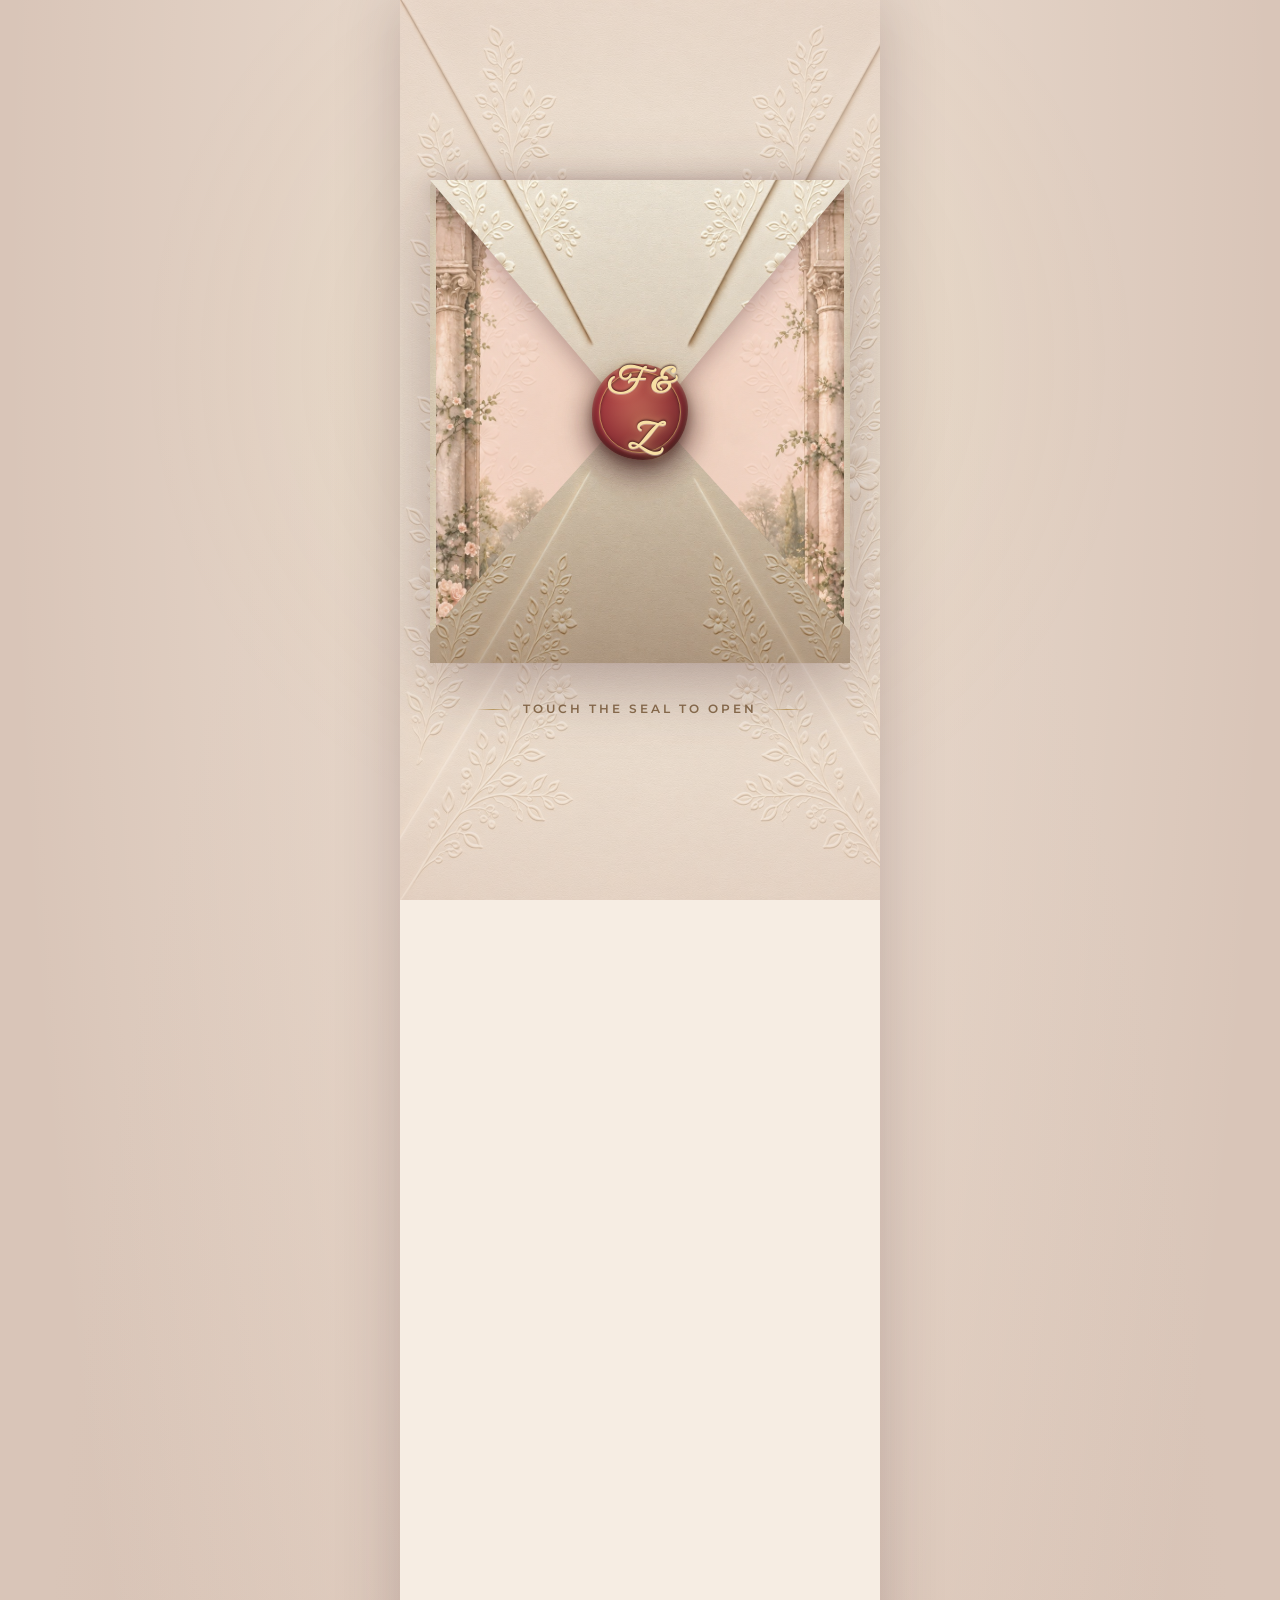
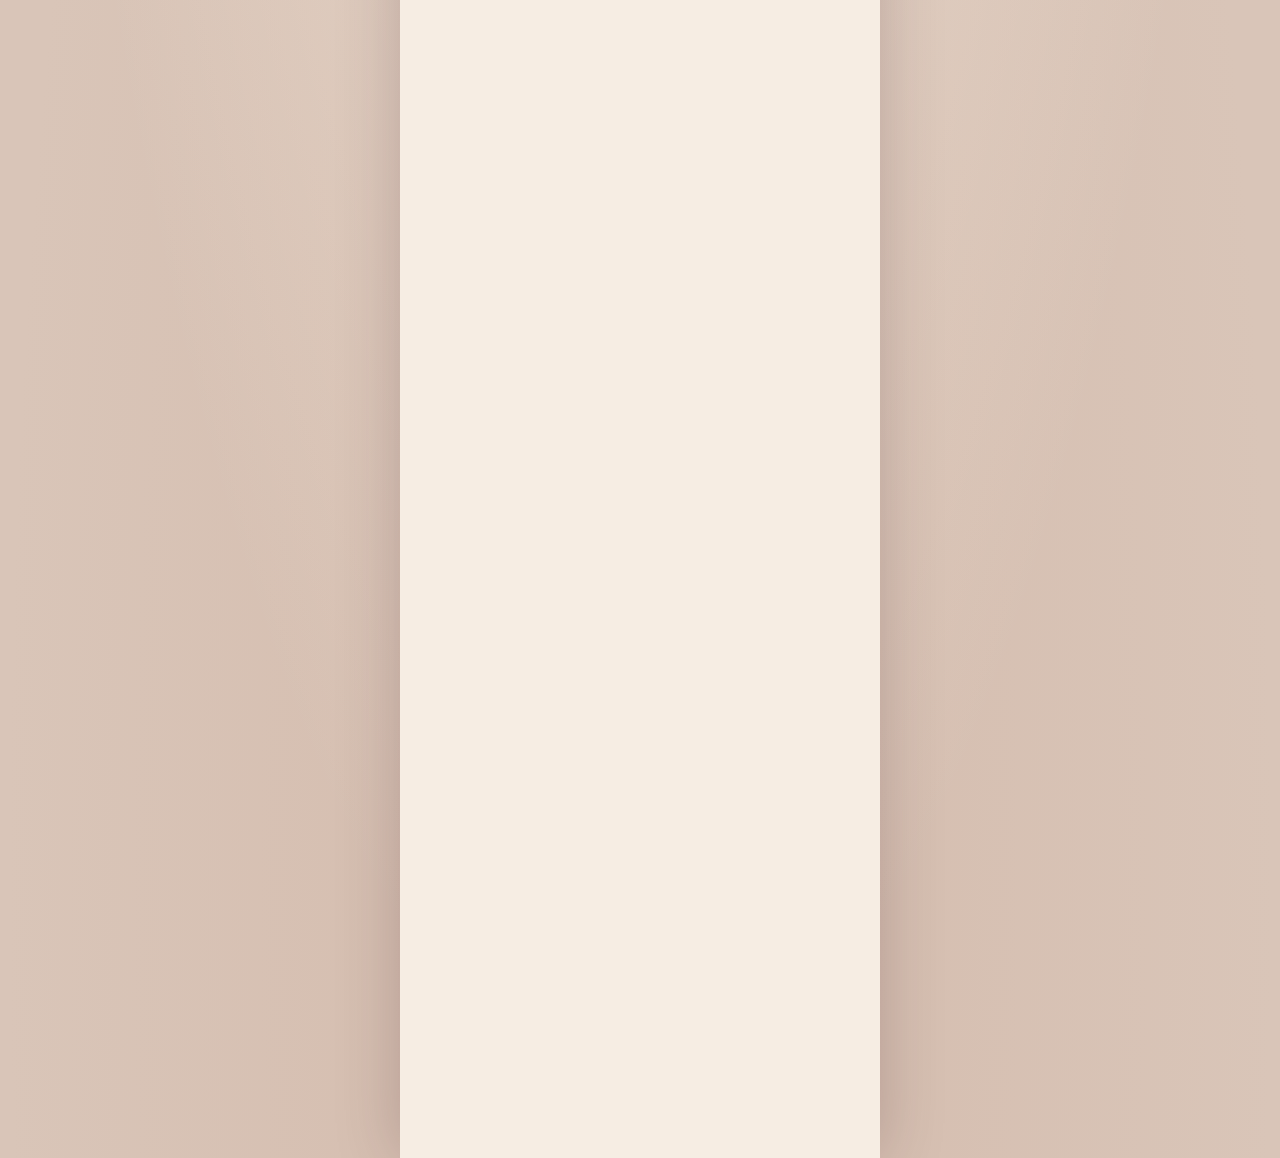
<file: custom_aesthetic_version.html>
<!DOCTYPE html>
<html lang="en">
<head>
  <meta charset="UTF-8">
  <meta name="viewport" content="width=device-width, initial-scale=1.0, viewport-fit=cover">
  <meta name="theme-color" content="#e9dfcb">
  <title>Zaeem & Fatima — Digital Nikkah Invitation</title>
  
  <!-- Google Fonts: Luxury Calligraphy, Classical Serifs & Authentic Arabic -->
  <link rel="preconnect" href="https://fonts.googleapis.com">
  <link rel="preconnect" href="https://fonts.gstatic.com" crossorigin>
  <link href="https://fonts.googleapis.com/css2?family=Alex+Brush&family=Amiri+Quran&family=Amiri:ital,wght@0,400;0,700;1,400&family=Cinzel:wght@400;500;600;700&family=Cormorant+Garamond:ital,wght@0,300;0,400;0,500;0,600;1,400;1,600&family=Great+Vibes&family=Montserrat:wght@300;400;500;600&display=swap" rel="stylesheet">
  
  <link rel="stylesheet" href="style.css">
</head>
<body class="sealed">

  <!-- Ambient Backdrop Glow for Desktop -->
  <div class="ambient-glow" aria-hidden="true"></div>

  <!-- Main Mobile-First Card Container -->
  <div class="app-container">

    <!-- Scroll Progress Bar -->
    <div class="scroll-progress" id="progress" aria-hidden="true"></div>

    <!-- Floating Audio Equalizer Widget -->
    <button class="audio-control" id="audioToggle" aria-label="Toggle background music" aria-pressed="false">
      <div class="sound-bars" aria-hidden="true">
        <span></span>
        <span></span>
        <span></span>
        <span></span>
      </div>
      <span class="audio-label">Music</span>
    </button>

    <!-- 1. ENVELOPE COVER & UNBOXING EXPERIENCE -->
    <div id="envelopeCover" class="envelope-cover">
      <div class="envelope-wrapper">
        <div class="envelope">
          <!-- Base layer -->
          <div class="env-piece p-base"></div>

          <!-- Inside Floral Damask Liner (Revealed on Open) -->
          <div class="env-liner"></div>

          <!-- Light leaking through seams -->
          <div class="env-leak leak-top"><i></i></div>
          <div class="env-leak leak-bottom"><i></i></div>

          <!-- Bottom envelope pocket fold -->
          <div class="env-bot-wrap">
            <div class="env-piece p-bot"></div>
          </div>

          <!-- Radiant Golden Light Burst -->
          <div class="env-light" aria-hidden="true"></div>

          <!-- Top Triangular Flap with 3D Fold -->
          <div class="env-flap">
            <div class="env-piece p-top"></div>
            <div class="seal-halo" aria-hidden="true"></div>
            
            <!-- Real Wax Seal Monogram Button -->
            <button id="openInvitation" class="wax-seal-btn" aria-label="Open wedding invitation">
              <span class="seal-monogram">F &amp; Z</span>
            </button>
          </div>
        </div>
      </div>

      <!-- Touch Hint -->
      <div class="cover-hint">
        <span class="hint-line"></span>
        <span class="hint-text">TOUCH THE SEAL TO OPEN</span>
        <span class="hint-line"></span>
      </div>
    </div>

    <!-- 2. MAIN WEDDING INVITATION CARD -->
    <main id="invitationContent" class="invitation-card" inert>

      <!-- HERO SECTION: ARCH, SWANS & LIVING LAKE -->
      <section class="section-hero">
        <!-- Botanical Arch Background -->
        <div class="garden-arch" aria-hidden="true"></div>

        <!-- Animated Lake Waves & Reflection Caustics -->
        <div class="lake-waves" aria-hidden="true">
          <i></i>
          <i></i>
          <i></i>
        </div>

        <!-- Particle Burst Container on Open -->
        <div class="particle-burst" id="burstContainer" aria-hidden="true"></div>

        <!-- Continuous Floating Rose Petals -->
        <div class="floating-petals" aria-hidden="true">
          <i style="--p-idx: 0"></i>
          <i style="--p-idx: 1"></i>
          <i style="--p-idx: 2"></i>
          <i style="--p-idx: 3"></i>
          <i style="--p-idx: 4"></i>
          <i style="--p-idx: 5"></i>
          <i style="--p-idx: 6"></i>
          <i style="--p-idx: 7"></i>
        </div>

        <!-- Hero Content -->
        <div class="hero-content">
          <!-- Bismillah Calligraphy -->
          <div class="bismillah-block hero-fade" style="--delay: 0.15s; text-align: center; margin-bottom: clamp(22px, 3.8vh, 32px);">
            <p class="bismillah-calligraphy" style="font-family: 'Amiri Quran', 'Amiri', serif; font-size: 26px; font-weight: 700; color: #241417; line-height: 1.7; margin: 0 0 clamp(16px, 2.5vh, 22px); padding-bottom: 4px;" lang="ar" dir="rtl">
              بِسْمِ ٱللَّٰهِ ٱلرَّحْمَٰنِ ٱلرَّحِيمِ
            </p>
            <p style="font-family: 'Montserrat', sans-serif; font-size: 8px; font-weight: 700; letter-spacing: 2px; line-height: 1.65; color: #45242a; text-transform: uppercase; margin: 0 auto; max-width: 320px;">
              IN THE NAME OF ALLAH, THE MOST GRACIOUS<br>AND THE MOST MERCIFUL
            </p>
          </div>

          <div class="parents-invitation hero-fade" style="--delay: 0.35s; margin: 0 auto clamp(24px, 4vh, 36px); text-align: center;">
            <p style="font-family: 'Cormorant Garamond', Georgia, serif; font-size: 22px; font-weight: 700; font-style: italic; color: #241417; margin: 0 0 7px; letter-spacing: 0.8px; ">Mr. &amp; Mrs. Faisal Sarwar Qureshi</p>
            <p style="font-family: 'Montserrat', sans-serif; font-size: 8.5px; font-weight: 700; letter-spacing: 1.8px; line-height: 1.6; color: #3b1d22; text-transform: uppercase; margin: 0 auto; max-width: 340px; ">REQUEST THE HONOUR OF YOUR PRESENCE AT THE NIKKAH CEREMONY<br>OF THEIR BELOVED DAUGHTER</p>
          </div>

          <!-- Couple Names in Gold Foil Calligraphy -->
          <h1 class="couple-names hero-fade" style="--delay: 0.65s; margin: 0 0 clamp(26px, 4.4vh, 38px); text-align: center;">
            <span class="name-bride" style="font-family: 'Great Vibes', cursive; font-size: 58px; font-weight: 600; color: #8c2432; display: block; line-height: 1.05; ">Fatima</span>
            <span class="names-amp" style="font-family: 'Cormorant Garamond', Georgia, serif; font-style: italic; font-size: 19px; font-weight: 700; color: #45242a; display: block; margin: clamp(8px, 1.5vh, 12px) auto clamp(6px, 1.2vh, 10px); letter-spacing: 1.5px; ">with</span>
            <span class="name-groom" style="font-family: 'Great Vibes', cursive; font-size: 58px; font-weight: 600; color: #8c2432; display: block; line-height: 1.05; ">Zaeem</span>
          </h1>

          <!-- Date & Time Reference Design Badge -->
          <div class="event-badge hero-fade" style="--delay: 0.95s; margin: 0 auto; text-align: center;">
            <p style="font-family: 'Montserrat', sans-serif; font-size: 8.5px; font-weight: 700; letter-spacing: 2.4px; color: #45242a; text-transform: uppercase; margin: 0 0 8px; ">INSHA ALLAH ON</p>
            <div style="display: flex; flex-direction: column; align-items: center; margin: 0 auto;">
              <div style="font-family: 'Montserrat', sans-serif; font-size: 10px; font-weight: 700; letter-spacing: 3px; color: #241417; text-transform: uppercase; margin-bottom: 6px; ">JANUARY</div>
              <div style="display: flex; align-items: center; justify-content: center;">
                <div style="display: flex; flex-direction: column; align-items: center; width: 100px;">
                  <span style="display: block; width: 100%; height: 1.5px; background: #45242a; "></span>
                  <span style="font-family: 'Montserrat', sans-serif; font-size: 10.5px; font-weight: 700; letter-spacing: 2.2px; color: #241417; padding: 5px 4px; ">WEDNESDAY</span>
                  <span style="display: block; width: 100%; height: 1.5px; background: #45242a; "></span>
                </div>
                <div style="display: flex; align-items: center; justify-content: center; border-left: 1.5px solid #45242a; border-right: 1.5px solid #45242a; padding: 0 14px; margin: 0 4px;">
                  <span style="font-family: 'Cormorant Garamond', Georgia, serif; font-size: 38px; font-weight: 700; line-height: 0.95; color: #8c2432; ">6</span>
                </div>
                <div style="display: flex; flex-direction: column; align-items: center; width: 100px;">
                  <span style="display: block; width: 100%; height: 1.5px; background: #45242a; "></span>
                  <span style="font-family: 'Montserrat', sans-serif; font-size: 10.5px; font-weight: 700; letter-spacing: 2.2px; color: #241417; padding: 5px 4px; ">2027</span>
                  <span style="display: block; width: 100%; height: 1.5px; background: #45242a; "></span>
                </div>
              </div>
            </div>
            
            <p style="font-family: 'Montserrat', sans-serif; font-size: 8.5px; font-weight: 700; letter-spacing: 2.4px; text-transform: uppercase; color: #45242a; margin: clamp(8px, 1.5vh, 12px) 0 0; ">ARJAAN BY ROTANA · DUBAI</p>
          </div>
        </div>

        <!-- Serene Pond & Animated Swans -->
        <div class="pond-scene" aria-hidden="true">
          <div class="water-sheen"></div>
          
          <!-- Left Swan -->
          <div class="swan-wrapper swan-left">
            <img class="swan-art" src="assets/swan.webp" alt="White swan gliding on tranquil water">
            <img class="swan-reflection" src="assets/swan.webp" alt="">
            <div class="water-ripples"></div>
          </div>

          <!-- Right Swan -->
          <div class="swan-wrapper swan-right">
            <img class="swan-art" src="assets/swan.webp" alt="White swan gliding on tranquil water">
            <img class="swan-reflection" src="assets/swan.webp" alt="">
            <div class="water-ripples"></div>
          </div>
        </div>
      </section>

      <!-- CHAPTER 3: COUNTDOWN TO FOREVER & SCHEDULE -->
      <section class="card-chapter chapter-countdown">
        <div class="chapter-card reveal-on-scroll">
          <p class="section-tag">THE COUNTDOWN TO FOREVER</p>
          <h2 class="event-headline">6 January 2027</h2>
          <p class="event-weekday">Wednesday · Dubai</p>

          <!-- Live Luxury Countdown Grid -->
          <div class="luxury-countdown" id="countdownGrid" aria-label="Countdown to ceremony">
            <div class="countdown-unit">
              <strong id="daysVal">00</strong>
              <small>DAYS</small>
            </div>
            <div class="countdown-unit">
              <strong id="hoursVal">00</strong>
              <small>HOURS</small>
            </div>
            <div class="countdown-unit">
              <strong id="minsVal">00</strong>
              <small>MINUTES</small>
            </div>
            <div class="countdown-unit">
              <strong id="secsVal">00</strong>
              <small>SECONDS</small>
            </div>
          </div>

          <!-- Dual Calendar Actions -->
          <div class="calendar-btn-group">
            <button class="gold-action-btn" id="saveCalendarIcs">
              <span>Save the Date (.ics) ↗</span>
            </button>
            <a class="gold-action-btn secondary" id="googleCalBtn" target="_blank" rel="noopener" href="https://calendar.google.com/calendar/render?action=TEMPLATE&text=Nikkah+Ceremony+%E2%80%94+Zaeem+%26+Fatima&dates=20270106T160000Z/20270106T193000Z&details=Nikkah+Ceremony+at+8%3A00+PM+followed+by+Dinner+at+8%3A30+PM.+Dubai+Local+Time.&location=Arjaan+by+Rotana%2C+Dubai+Media+City%2C+Dubai">
              <span>Add to Google Calendar 📅</span>
            </a>
          </div>

          <div class="floral-divider">
            <span></span>
            <i>❦</i>
            <span></span>
          </div>

          <h3 class="schedule-title">A Beautiful Evening</h3>
          <p class="schedule-subtitle">PROGRAM ITINERARY</p>

          <!-- Timeline Grid -->
          <div class="timeline-itinerary">
            <div class="timeline-node">
              <div class="time-col">8:00 PM</div>
              <div class="node-flower">❀</div>
              <div class="event-col">
                <strong>Nikkah Ceremony</strong>
                <span>Solemnization &amp; Exchange of Vows</span>
              </div>
            </div>

            <div class="timeline-node">
              <div class="time-col">8:30 PM</div>
              <div class="node-flower">❀</div>
              <div class="event-col">
                <strong>Royal Dinner</strong>
                <span>Celebratory Feast &amp; Refreshments</span>
              </div>
            </div>
          </div>

          <p class="timeline-timezone">All times are Dubai local time (UTC+4).</p>
          <p class="timeline-note">Final timing confirmation to follow.</p>
        </div>
      </section>

      <!-- CHAPTER 4: VENUE & NAVIGATION -->
      <section class="card-chapter chapter-venue">
        <div class="chapter-card reveal-on-scroll">
          <p class="section-tag">OUR CELEBRATION VENUE</p>
          <h2 class="venue-title"><span class="cap-initial">A</span>rjaan by Rotana</h2>
          <p class="venue-city">Dubai Media City</p>

          <!-- Watercolor Venue Illustration -->
          <div class="venue-illustration-frame">
            <img class="venue-artwork" src="assets/venue.webp" alt="Decorative watercolor illustration of romantic palm garden venue">
          </div>

          <p class="venue-tagline">A palm-garden celebration</p>
          <p class="venue-full-address">
            King Salman Bin Abdulaziz Al Saud Street<br>
            Dubai Media City, Dubai<br>
            United Arab Emirates
          </p>

          <!-- Interactive Map Tile Preview -->
          <a class="venue-map-tile" target="_blank" rel="noopener" href="https://maps.app.goo.gl/W5XEjJ1J5crF5MQy8?g_st=iw" aria-label="Open location in Google Maps">
            <svg class="map-tile-art" viewBox="0 0 350 140" aria-hidden="true">
              <rect width="350" height="140" fill="#eee9dc"/>
              <path d="M0 130L150 0H210L45 140Z" fill="#c6d9dd"/>
              <g stroke="#ffffff" stroke-width="9">
                <path d="M0 55L350 95M60 0L180 140M230 0L310 140"/>
              </g>
              <g fill="#d1dbc6">
                <rect x="240" y="18" width="35" height="28" rx="4"/>
                <rect x="180" y="95" width="40" height="25" rx="4"/>
              </g>
              <!-- Glowing Map Pin -->
              <path d="M210 35C190 35 187 58 210 82C233 58 230 35 210 35" fill="#8f293b"/>
              <circle cx="210" cy="49" r="5" fill="#ffffff"/>
            </svg>
            <div class="map-tile-overlay">
              <span>View exact location in Google Maps ↗</span>
            </div>
          </a>

          <!-- Map Navigation Buttons -->
          <div class="venue-links">
            <a class="gold-action-btn" target="_blank" rel="noopener" href="https://maps.app.goo.gl/W5XEjJ1J5crF5MQy8?g_st=iw">
              <span>Open in Google Maps ↗</span>
            </a>
            <a class="gold-action-btn secondary" target="_blank" rel="noopener" href="https://maps.apple.com/?q=Arjaan+by+Rotana+Dubai+Media+City">
              <span>Open in Apple Maps ↗</span>
            </a>
          </div>
        </div>
      </section>

      

    </main>

    <!-- 3. INTERACTIVE WISHES & RSVP MODAL -->
    

    <!-- Toast Notification Badge -->
    <div class="toast-notification" id="toastNotification" aria-live="polite"></div>

  </div>

  <!-- Background Wedding Music Element -->
  <audio id="weddingAudio" loop preload="auto" src="assets/wedding-music.mp3"></audio>

  <script src="script.js"></script>
</body>
</html>
</file>
<file: style.css>
/* ==========================================================================
   STUDIOFLOW AI — LUXURY DIGITAL WEDDING INVITATION CARD
   Theme: Royal Islamic Nikkah Celebration (Zaeem & Fatima)
   ========================================================================== */

:root {
  /* Color Palette */
  --bg-parchment: #f9f5ee;
  --bg-card: #f6ede3;
  --bg-surface: #ffffff;
  --bg-outer: #d9c5b8;
  
  --text-primary: #3d2229;
  --text-heading: #581d29;
  --text-muted: #7b584f;
  --text-gold: #aa7a2c;
  
  --gold-primary: #c99a45;
  --gold-light: #f5e4b3;
  --gold-dark: #8c631e;
  --gold-gradient: linear-gradient(135deg, #dfba73 0%, #c59b48 38%, #f6e27a 68%, #aa771c 100%);
  --gold-glow: 0 0 16px rgba(223, 186, 115, 0.45);

  --wax-red-start: #831b2c;
  --wax-red-mid: #52131e;
  --wax-red-end: #99283c;
  --wax-shadow: 0 10px 24px rgba(60, 16, 24, 0.45), inset 0 2px 4px rgba(255, 255, 255, 0.25), inset 0 -3px 6px rgba(0, 0, 0, 0.5);

  /* Typography */
  --font-serif: 'Cormorant Garamond', Georgia, serif;
  --font-script: 'Great Vibes', cursive;
  --font-subscript: 'Alex Brush', cursive;
  --font-arabic: 'Amiri Quran', 'Amiri', 'Traditional Arabic', serif;
  --font-display: 'Cinzel', serif;
  --font-sans: 'Montserrat', -apple-system, BlinkMacSystemFont, sans-serif;

  /* Dimensions & Layout */
  --card-max-width: 480px;
  --radius-card: 20px;
  --radius-sm: 8px;
  --shadow-card: 0 16px 50px rgba(78, 43, 49, 0.18), 0 2px 8px rgba(78, 43, 49, 0.08);
}

/* ==========================================================================
   RESET & GLOBAL BASE
   ========================================================================== */
*, *::before, *::after {
  box-sizing: border-box;
  margin: 0;
  padding: 0;
}

html {
  background: var(--bg-outer);
  scroll-behavior: smooth;
  font-size: 16px;
  -webkit-text-size-adjust: 100%;
}

body {
  margin: 0;
  color: var(--text-primary);
  font-family: var(--font-serif);
  font-size: 1.15rem;
  line-height: 1.7;
  background-color: var(--bg-outer);
  background-image: 
    radial-gradient(ellipse at 50% 10%, rgba(255, 247, 235, 0.6) 0%, transparent 70%),
    radial-gradient(ellipse at 50% 90%, rgba(204, 172, 155, 0.4) 0%, transparent 70%);
  min-height: 100vh;
  display: flex;
  justify-content: center;
  align-items: flex-start;
  overflow-x: hidden;
  position: relative;
}

body.sealed {
  overflow: hidden;
}

/* Ambient glow on desktop */
.ambient-glow {
  position: fixed;
  inset: 0;
  pointer-events: none;
  background: radial-gradient(circle at 50% 40%, rgba(246, 226, 122, 0.08), transparent 60%);
  z-index: 1;
}

/* Main Application Container (Mobile-First Frame) */
.app-container {
  width: 100%;
  max-width: var(--card-max-width);
  min-height: 100vh;
  position: relative;
  background: var(--bg-card);
  box-shadow: 0 0 60px rgba(58, 28, 35, 0.22);
  overflow: hidden;
  z-index: 2;
}

/* Scroll Progress Bar */
.scroll-progress {
  position: fixed;
  top: 0;
  left: 50%;
  transform: translateX(-50%);
  width: 100%;
  max-width: var(--card-max-width);
  height: 3.5px;
  background: transparent;
  z-index: 100;
  pointer-events: none;
}

.scroll-progress::after {
  content: '';
  display: block;
  height: 100%;
  width: var(--progress-width, 0%);
  background: var(--gold-gradient);
  box-shadow: 0 0 8px rgba(223, 186, 115, 0.8);
  transition: width 0.08s linear;
}

/* Accessible focus & interactive resets */
button, input, textarea, select {
  font: inherit;
  color: inherit;
}

button {
  cursor: pointer;
  border: none;
  background: none;
  outline: none;
  touch-action: manipulation;
  -webkit-tap-highlight-color: transparent;
}

a {
  color: inherit;
  text-decoration: none;
}

/* ==========================================================================
   FLOATING AUDIO EQUALIZER BUTTON
   ========================================================================== */
.audio-control {
  position: fixed;
  bottom: 24px;
  right: calc(50% - (var(--card-max-width) / 2) + 20px);
  z-index: 90;
  display: flex;
  align-items: center;
  gap: 8px;
  padding: 8px 14px 8px 12px;
  background: rgba(255, 252, 247, 0.92);
  border: 1px solid rgba(201, 154, 69, 0.4);
  border-radius: 30px;
  box-shadow: 0 6px 18px rgba(78, 43, 49, 0.18), 0 0 12px rgba(223, 186, 115, 0.3);
  backdrop-filter: blur(8px);
  -webkit-backdrop-filter: blur(8px);
  color: var(--text-heading);
  font-family: var(--font-sans);
  font-size: 0.72rem;
  font-weight: 600;
  letter-spacing: 1.5px;
  text-transform: uppercase;
  opacity: 0;
  transform: translateY(20px) scale(0.9);
  pointer-events: none;
  transition: opacity 0.5s ease, transform 0.5s cubic-bezier(0.16, 1, 0.3, 1), background 0.3s;
}

@media (max-width: 520px) {
  .audio-control {
    right: 16px;
    bottom: 20px;
  }
}

.audio-control.is-visible {
  opacity: 1;
  transform: translateY(0) scale(1);
  pointer-events: auto;
}

.audio-control:hover {
  background: rgba(255, 255, 255, 0.98);
  border-color: var(--gold-primary);
  box-shadow: 0 8px 24px rgba(78, 43, 49, 0.22), var(--gold-glow);
}

.sound-bars {
  display: flex;
  align-items: flex-end;
  gap: 2.5px;
  height: 14px;
}

.sound-bars span {
  width: 2.5px;
  height: 4px;
  background: var(--gold-primary);
  border-radius: 2px;
  transition: height 0.2s ease;
}

.audio-control.is-playing .sound-bars span:nth-child(1) {
  animation: eqBounce 0.8s ease-in-out infinite alternate;
}
.audio-control.is-playing .sound-bars span:nth-child(2) {
  animation: eqBounce 1.1s ease-in-out 0.2s infinite alternate;
}
.audio-control.is-playing .sound-bars span:nth-child(3) {
  animation: eqBounce 0.9s ease-in-out 0.4s infinite alternate;
}
.audio-control.is-playing .sound-bars span:nth-child(4) {
  animation: eqBounce 1.2s ease-in-out 0.1s infinite alternate;
}

@keyframes eqBounce {
  0% { height: 3px; }
  100% { height: 14px; }
}

/* ==========================================================================
   1. ENVELOPE UNBOXING EXPERIENCE
   ========================================================================== */
.envelope-cover {
  position: fixed;
  inset: 0;
  width: 100%;
  max-width: var(--card-max-width);
  margin: 0 auto;
  z-index: 50;
  background: #ecdcd4;
  background-image: 
    radial-gradient(circle at 50% 48%, rgba(255, 249, 237, 0.6) 0%, rgba(228, 207, 196, 0.7) 100%),
    url('assets/paper-texture.jpg');
  background-size: cover;
  perspective: 2000px;
  display: flex;
  flex-direction: column;
  justify-content: center;
  align-items: center;
  overflow: hidden;
  transition: opacity 0.85s cubic-bezier(0.4, 0, 0.2, 1);
}

.envelope-wrapper {
  position: relative;
  width: 88%;
  max-width: 420px;
  aspect-ratio: 1 / 1.15;
  filter: drop-shadow(0 18px 35px rgba(58, 24, 30, 0.35));
}

.envelope {
  position: absolute;
  inset: 0;
  width: 100%;
  height: 100%;
  background: #f7eee4;
  border-radius: 6px;
  overflow: visible;
  perspective: 2500px;
}

/* Envelope Paper Pieces */
.env-piece {
  position: absolute;
  inset: 0;
  background: url('assets/paper-texture.jpg') center/cover no-repeat;
  transition: filter 1.2s ease;
}

.p-base {
  z-index: 0;
  border-radius: 6px;
  box-shadow: inset 0 0 40px rgba(110, 75, 45, 0.2);
}

/* Decorative Gold & Floral Inner Envelope Liner */
.env-liner {
  position: absolute;
  inset: 6px;
  z-index: 1;
  background-color: #f5ede1;
  background-image: 
    radial-gradient(circle at 50% 50%, rgba(201, 154, 69, 0.12) 0%, transparent 70%),
    url('assets/garden-arch.webp');
  background-size: cover;
  background-position: center;
  opacity: 0.85;
  border-radius: 4px;
}

/* Bottom Pocket Fold */
.env-bot-wrap {
  position: absolute;
  inset: 0;
  z-index: 5;
  pointer-events: none;
  transition: transform 1.6s cubic-bezier(0.2, 0.8, 0.2, 1);
}

.p-bot {
  clip-path: polygon(0 93.84%, 49.95% 45.4%, 100% 93.33%, 100% 100%, 0 100%);
  filter: drop-shadow(0 -4px 8px rgba(70, 38, 45, 0.22));
}

.p-bot::after {
  content: '';
  position: absolute;
  inset: 0;
  background: linear-gradient(to top, rgba(90, 52, 28, 0.38) 0%, transparent 60%);
  pointer-events: none;
}

/* Light Seam Leaks */
.env-leak {
  position: absolute;
  inset: 0;
  pointer-events: none;
  opacity: 0;
  transition: opacity 0.6s ease, transform 1.2s cubic-bezier(0.3, 0, 0.3, 1);
}

.leak-top {
  z-index: 3;
  filter: drop-shadow(0 2px 8px #ffb347) drop-shadow(0 4px 20px rgba(255, 179, 71, 0.6));
}

.leak-top i {
  position: absolute;
  inset: 0;
  clip-path: polygon(0 0, 100% 0, 50.37% 51.8%);
  background: radial-gradient(ellipse 45% 32% at 50% 52%, #fff9e6, #f7d899 45%, #c99a45);
}

.leak-bottom {
  z-index: 4;
  filter: drop-shadow(0 -2px 8px #ffb347) drop-shadow(0 -4px 18px rgba(255, 179, 71, 0.5));
}

.leak-bottom i {
  position: absolute;
  inset: 0;
  clip-path: polygon(0 93.84%, 49.95% 45.4%, 100% 93.33%, 100% 100%, 0 100%);
  background: #d8c39a;
}

/* Top Envelope Flap */
.env-flap {
  position: absolute;
  inset: 0;
  z-index: 7;
  transform-origin: 50% 0;
  filter: drop-shadow(0 5px 12px rgba(60, 24, 30, 0.35));
  transition: transform 1.8s cubic-bezier(0.45, 0.05, 0.2, 1);
  will-change: transform;
}

.p-top {
  clip-path: polygon(0 0, 100% 0, 50.37% 51.8%);
  filter: drop-shadow(0 4px 6px rgba(78, 43, 49, 0.2));
}

.p-top::after {
  content: '';
  position: absolute;
  inset: 0;
  background: linear-gradient(180deg, rgba(255, 255, 255, 0.3) 0%, rgba(95, 55, 30, 0.25) 100%);
  pointer-events: none;
}

/* Wax Seal Button (Realistic 3D Embossed Molten Edge) */
.wax-seal-btn {
  position: absolute;
  left: 50%;
  top: 48%;
  transform: translate(-50%, -50%);
  z-index: 10;
  width: 96px;
  height: 96px;
  border-radius: 48% 52% 47% 53% / 52% 48% 53% 47%;
  background: radial-gradient(circle at 35% 30%, #a42c3d, var(--wax-red-start) 45%, var(--wax-red-mid) 85%);
  box-shadow: 
    0 12px 28px rgba(45, 12, 18, 0.55),
    0 4px 10px rgba(45, 12, 18, 0.4),
    inset 0 2px 4px rgba(255, 215, 180, 0.4),
    inset 0 -3px 6px rgba(20, 5, 8, 0.65);
  display: flex;
  align-items: center;
  justify-content: center;
  transition: transform 0.4s cubic-bezier(0.3, 1.4, 0.5, 1), filter 0.8s ease;
  user-select: none;
}

.wax-seal-btn::before {
  content: '';
  position: absolute;
  inset: 7px;
  border: 1.5px solid rgba(246, 226, 122, 0.45);
  border-radius: 50%;
  box-shadow: 0 1px 2px rgba(255, 255, 255, 0.2), inset 0 1px 3px rgba(0, 0, 0, 0.5);
  pointer-events: none;
}

.wax-seal-btn::after {
  content: '';
  position: absolute;
  inset: -14px;
  border-radius: 50%;
  background: radial-gradient(circle, rgba(255, 220, 140, 0.6) 0%, transparent 68%);
  opacity: 0.6;
  filter: blur(8px);
  animation: haloPulse 3s ease-in-out infinite alternate;
  pointer-events: none;
}

@keyframes haloPulse {
  0% { transform: scale(0.92); opacity: 0.4; }
  100% { transform: scale(1.12); opacity: 0.85; }
}

.wax-seal-btn:hover {
  transform: translate(-50%, -50%) scale(1.05);
  filter: brightness(1.08);
}

.wax-seal-btn:active {
  transform: translate(-50%, -50%) scale(0.96);
}

.seal-monogram {
  font-family: var(--font-script);
  font-size: 2.1rem;
  font-weight: 700;
  color: #f7dfa5;
  text-shadow: 
    0 1px 0 rgba(255, 255, 255, 0.35),
    0 -1px 2px rgba(40, 8, 12, 0.8),
    0 0 10px rgba(255, 225, 140, 0.6);
  letter-spacing: 1px;
  position: relative;
  z-index: 2;
}

/* Envelope Hint */
.cover-hint {
  margin-top: 36px;
  display: flex;
  align-items: center;
  gap: 14px;
  color: #7a5c3e;
  font-family: var(--font-sans);
  font-size: 0.76rem;
  font-weight: 600;
  letter-spacing: 3px;
  opacity: 0.9;
  transition: opacity 0.5s ease;
}

.hint-line {
  display: block;
  width: 32px;
  height: 1px;
  background: linear-gradient(90deg, transparent, #b39158, transparent);
}

/* Radiating Ambient Light Inside Envelope */
.env-light {
  position: absolute;
  inset: 0;
  z-index: 4;
  pointer-events: none;
  opacity: 0;
  background: radial-gradient(ellipse 50% 35% at 50% 45%, #ffffff 0%, rgba(255, 238, 190, 0.7) 45%, transparent 75%);
  transition: opacity 1.2s ease;
}

/* --- Envelope Opening Sequence Classes --- */
.envelope-cover.is-charging .wax-seal-btn {
  filter: drop-shadow(0 0 12px #ffa53a) drop-shadow(0 0 25px rgba(255, 165, 58, 0.8));
}

.envelope-cover.is-charging .leak-top,
.envelope-cover.is-charging .leak-bottom {
  opacity: 1;
}

.envelope-cover.is-lifting .env-flap {
  transform: rotateX(175deg);
  transition-duration: 2s;
}

.envelope-cover.is-lifting .env-bot-wrap {
  transform: translateY(12px) scale(0.98);
  transition-duration: 1.8s;
}

.envelope-cover.is-lifting .env-light {
  opacity: 0.7;
}

.envelope-cover.is-lifting .cover-hint {
  opacity: 0;
}

.envelope-cover.is-opened {
  opacity: 0;
  pointer-events: none;
}

/* ==========================================================================
   2. MAIN WEDDING INVITATION CARD
   ========================================================================== */
.invitation-card {
  width: 100%;
  min-height: 100vh;
  position: relative;
  opacity: 0;
  transform: translateY(15px);
  transition: opacity 1.2s cubic-bezier(0.2, 0.8, 0.2, 1), transform 1.2s cubic-bezier(0.2, 0.8, 0.2, 1);
}

.invitation-card.is-revealed {
  opacity: 1;
  transform: translateY(0);
}

/* HERO SECTION */
.section-hero {
  position: relative;
  min-height: 100vh;
  min-height: 720px;
  display: flex;
  flex-direction: column;
  align-items: center;
  justify-content: space-between;
  text-align: center;
  padding: 50px 24px 30px;
  overflow: hidden;
  background: #fbf7ef;
}

/* Architectural Botanical Arch */
.garden-arch {
  position: absolute;
  inset: -1%;
  background: url('assets/garden-arch.webp') center/cover no-repeat;
  z-index: 1;
  animation: archBreathing 18s ease-in-out infinite alternate;
}

@keyframes archBreathing {
  0% { transform: scale(1); }
  100% { transform: scale(1.035); }
}

/* Lake Waves & Shimmer */
.lake-waves {
  position: absolute;
  left: 6%;
  right: 6%;
  top: 54%;
  height: 31%;
  z-index: 2;
  pointer-events: none;
  mask-image: radial-gradient(ellipse 50% 50% at 50% 50%, #000000 35%, transparent 100%);
  -webkit-mask-image: radial-gradient(ellipse 50% 50% at 50% 50%, #000000 35%, transparent 100%);
}

.lake-waves i {
  position: absolute;
  inset: 0;
  mix-blend-mode: soft-light;
}

.lake-waves i:nth-child(1) {
  background: url("data:image/svg+xml,%3Csvg xmlns='http://www.w3.org/2000/svg' width='90' height='16'%3E%3Cpath d='M0 8.0 Q22.5 5.8 45.0 8.0 T90.0 8.0' fill='none' stroke='%23ffffff' stroke-opacity='0.9' stroke-width='1.1' stroke-linecap='round'/%3E%3C/svg%3E") 0 0/90px 16px;
  opacity: 0.55;
  animation: waveMotionA 9s linear infinite;
}

.lake-waves i:nth-child(2) {
  background: url("data:image/svg+xml,%3Csvg xmlns='http://www.w3.org/2000/svg' width='140' height='22'%3E%3Cpath d='M0 11.0 Q35.0 8.4 70.0 11.0 T140.0 11.0' fill='none' stroke='%23fff6ea' stroke-opacity='0.8' stroke-width='1.3' stroke-linecap='round'/%3E%3C/svg%3E") 30px 8px/140px 22px;
  opacity: 0.45;
  animation: waveMotionB 13s linear infinite;
}

.lake-waves i:nth-child(3) {
  background: linear-gradient(100deg, transparent 30%, rgba(255, 248, 238, 0.45) 45%, transparent 60%) 0 0/220% 100%;
  mix-blend-mode: screen;
  opacity: 0.5;
  animation: waveGlint 7s ease-in-out infinite alternate;
}

@keyframes waveMotionA {
  from { background-position: 0 0; }
  to { background-position: 90px 4px; }
}

@keyframes waveMotionB {
  from { background-position: 30px 8px; }
  to { background-position: 170px 12px; }
}

@keyframes waveGlint {
  from { background-position: 0% 0; }
  to { background-position: 100% 0; }
}

/* Floating Rose Petals */
.floating-petals {
  position: absolute;
  inset: 0;
  z-index: 3;
  pointer-events: none;
  overflow: hidden;
}

.floating-petals i {
  position: absolute;
  top: -20px;
  width: 14px;
  height: 18px;
  background: radial-gradient(ellipse at 40% 30%, #fbd5d7, #e89da8 70%, #c46875);
  border-radius: 50% 10% 50% 50%;
  opacity: 0.75;
  filter: drop-shadow(0 2px 4px rgba(110, 40, 50, 0.2));
  animation: petalFall 12s linear infinite;
}

.floating-petals i:nth-child(1) { left: 10%; animation-duration: 11s; animation-delay: 0s; transform: scale(0.8); }
.floating-petals i:nth-child(2) { left: 28%; animation-duration: 14s; animation-delay: 2.5s; transform: scale(1.1); }
.floating-petals i:nth-child(3) { left: 45%; animation-duration: 10s; animation-delay: 5s; transform: scale(0.7); }
.floating-petals i:nth-child(4) { left: 62%; animation-duration: 13s; animation-delay: 1.5s; transform: scale(1); }
.floating-petals i:nth-child(5) { left: 78%; animation-duration: 15s; animation-delay: 4s; transform: scale(0.9); }
.floating-petals i:nth-child(6) { left: 90%; animation-duration: 12s; animation-delay: 7s; transform: scale(0.75); }
.floating-petals i:nth-child(7) { left: 20%; animation-duration: 16s; animation-delay: 8s; transform: scale(1.2); }
.floating-petals i:nth-child(8) { left: 52%; animation-duration: 11s; animation-delay: 3s; transform: scale(0.85); }

@keyframes petalFall {
  0% {
    transform: translateY(-20px) rotate(0deg) translateX(0);
    opacity: 0;
  }
  15% { opacity: 0.85; }
  85% { opacity: 0.75; }
  100% {
    transform: translateY(105vh) rotate(540deg) translateX(80px);
    opacity: 0;
  }
}

/* Hero Typography Content */
.hero-content {
  position: relative;
  z-index: 5;
  width: 100%;
  max-width: 380px;
  margin-top: 15px;
  display: flex;
  flex-direction: column;
  align-items: center;
}

.hero-fade {
  opacity: 0;
  transform: translateY(16px);
  transition: opacity 1.4s ease, transform 1.4s cubic-bezier(0.16, 1, 0.3, 1);
  transition-delay: var(--delay, 0s);
}

.invitation-card.is-revealed .hero-fade {
  opacity: 1;
  transform: translateY(0);
}

/* Bismillah Calligraphy */
.bismillah-calligraphy {
  font-family: var(--font-arabic);
  font-size: clamp(1.4rem, 5vw, 1.85rem);
  color: #552732;
  margin-bottom: 12px;
  letter-spacing: 0;
  text-shadow: 0 1px 1px rgba(255, 255, 255, 0.9), 0 0 16px rgba(255, 246, 230, 0.8);
}

.sub-invitation {
  font-family: var(--font-serif);
  font-size: 1.15rem;
  line-height: 1.4;
  color: #6a4a42;
  margin-bottom: 14px;
}

.ceremony-badge {
  display: inline-block;
  padding: 4px 18px;
  border-top: 1px solid rgba(201, 154, 69, 0.4);
  border-bottom: 1px solid rgba(201, 154, 69, 0.4);
  margin-bottom: 16px;
}

.ceremony-badge span {
  font-family: var(--font-sans);
  font-size: 0.68rem;
  font-weight: 600;
  letter-spacing: 3px;
  color: var(--text-gold);
}

/* Couple Names with Gold Foil Finish */
.couple-names {
  font-family: var(--font-script);
  font-size: clamp(3.2rem, 11vw, 4.2rem);
  line-height: 1.05;
  margin: 6px 0 14px;
  display: flex;
  flex-direction: column;
  align-items: center;
  background: var(--gold-gradient);
  -webkit-background-clip: text;
  background-clip: text;
  color: transparent;
  filter: drop-shadow(0 2px 4px rgba(78, 43, 49, 0.25));
}

.couple-names .names-amp {
  font-family: var(--font-serif);
  font-style: italic;
  font-size: 1.7rem;
  margin: -4px 0;
  color: #8c5d4b;
  -webkit-text-fill-color: #8c5d4b;
}

.hero-date {
  font-family: var(--font-serif);
  font-size: 1.25rem;
  color: #5c353d;
  letter-spacing: 1px;
  margin-bottom: 4px;
}

.hero-location {
  font-family: var(--font-sans);
  font-size: 0.68rem;
  font-weight: 600;
  letter-spacing: 2.5px;
  color: #8b6852;
  text-transform: uppercase;
}

/* Serene Pond & Animated Swans */
.pond-scene {
  position: relative;
  width: 100%;
  height: 180px;
  z-index: 4;
  margin-top: auto;
  pointer-events: none;
}

.water-sheen {
  position: absolute;
  inset: 50% 0 0;
  background: radial-gradient(ellipse at 50% 70%, rgba(255, 255, 255, 0.6), transparent 75%);
}

.swan-wrapper {
  position: absolute;
  top: 15%;
  width: 34%;
  max-width: 135px;
}

.swan-left {
  left: 12%;
  animation: swanGlideLeft 7s ease-in-out infinite;
}

.swan-right {
  right: 12%;
  transform: scaleX(-1);
  animation: swanGlideRight 7s ease-in-out infinite;
}

.swan-art {
  width: 100%;
  height: auto;
  filter: drop-shadow(0 4px 5px rgba(50, 40, 30, 0.18));
  animation: swanBob 3.5s ease-in-out infinite;
}

.swan-reflection {
  width: 100%;
  height: auto;
  transform: scaleY(-0.7) translateY(-25%);
  opacity: 0.35;
  filter: blur(1.5px);
  mask-image: linear-gradient(to top, rgba(0, 0, 0, 0.9), transparent 70%);
  -webkit-mask-image: linear-gradient(to top, rgba(0, 0, 0, 0.9), transparent 70%);
}

.water-ripples {
  position: absolute;
  bottom: 12px;
  left: 20%;
  width: 60%;
  height: 8px;
  border-radius: 50%;
  border: 1px solid rgba(255, 255, 255, 0.6);
  opacity: 0.6;
  animation: rippleSpread 3s ease-out infinite;
}

@keyframes swanGlideLeft {
  0%, 100% { transform: translateX(0) rotate(0deg); }
  50% { transform: translateX(16px) rotate(2deg); }
}

@keyframes swanGlideRight {
  0%, 100% { transform: scaleX(-1) translateX(0) rotate(0deg); }
  50% { transform: scaleX(-1) translateX(16px) rotate(-2deg); }
}

@keyframes swanBob {
  0%, 100% { transform: translateY(0); }
  50% { transform: translateY(-4px); }
}

@keyframes rippleSpread {
  0% { transform: scale(0.6); opacity: 0.7; }
  100% { transform: scale(1.6); opacity: 0; }
}

/* ==========================================================================
   CARDS / CHAPTER COMMON STYLING
   ========================================================================== */
.card-chapter {
  position: relative;
  padding: 40px 20px;
  background: var(--bg-card);
}

.chapter-card {
  position: relative;
  background: rgba(255, 253, 249, 0.88);
  border: 1px solid rgba(201, 154, 69, 0.3);
  border-radius: var(--radius-card);
  padding: 46px 28px 40px;
  text-align: center;
  box-shadow: var(--shadow-card);
  backdrop-filter: blur(8px);
  -webkit-backdrop-filter: blur(8px);
}

/* Gold Corner Accents */
.gold-corner {
  position: absolute;
  width: 22px;
  height: 22px;
  pointer-events: none;
  border-color: rgba(201, 154, 69, 0.6);
  border-style: solid;
}

.gold-corner.top-left {
  top: 10px;
  left: 10px;
  border-width: 1.5px 0 0 1.5px;
}
.gold-corner.top-right {
  top: 10px;
  right: 10px;
  border-width: 1.5px 1.5px 0 0;
}
.gold-corner.bottom-left {
  bottom: 10px;
  left: 10px;
  border-width: 0 0 1.5px 1.5px;
}
.gold-corner.bottom-right {
  bottom: 10px;
  right: 10px;
  border-width: 0 1.5px 1.5px 0;
}

/* Scroll Reveal Animations */
.reveal-on-scroll {
  opacity: 0;
  transform: translateY(30px);
  transition: opacity 1.2s cubic-bezier(0.16, 1, 0.3, 1), transform 1.2s cubic-bezier(0.16, 1, 0.3, 1);
}

.reveal-on-scroll.is-in-view {
  opacity: 1;
  transform: translateY(0);
}

.section-tag {
  font-family: var(--font-sans);
  font-size: 0.72rem;
  font-weight: 600;
  letter-spacing: 3px;
  color: var(--text-gold);
  text-transform: uppercase;
  margin-bottom: 16px;
}

.floral-divider {
  display: flex;
  align-items: center;
  justify-content: center;
  gap: 16px;
  margin: 22px auto;
  max-width: 220px;
}

.floral-divider span {
  flex: 1;
  height: 1px;
  background: linear-gradient(90deg, transparent, rgba(201, 154, 69, 0.5), transparent);
}

.floral-divider i {
  font-style: normal;
  color: var(--gold-primary);
  font-size: 1.15rem;
}

/* ==========================================================================
   CHAPTER 1: QURANIC BLESSING
   ========================================================================== */
.quran-arabic-box {
  background: rgba(247, 240, 230, 0.6);
  border: 1px solid rgba(201, 154, 69, 0.25);
  border-radius: 12px;
  padding: 20px 16px;
  margin: 18px 0;
}

.arabic-verse {
  font-family: var(--font-arabic);
  font-size: 1.32rem;
  line-height: 2.1;
  color: #4f212a;
  text-align: center;
}

.quran-quote {
  font-style: italic;
  font-size: 1.12rem;
  line-height: 1.65;
  color: #5c3b35;
  margin: 14px 0 8px;
}

.quran-citation {
  font-family: var(--font-sans);
  font-size: 0.68rem;
  font-weight: 600;
  letter-spacing: 2px;
  color: var(--text-gold);
}

.chapter-text {
  font-size: 1.1rem;
  color: #5d4540;
  margin-bottom: 12px;
}

.chapter-text.highlight {
  font-style: italic;
  color: #4a2930;
}

.calligraphy-signature {
  font-family: var(--font-script);
  font-size: 2.2rem;
  color: #6e323e;
  margin-top: 18px;
}

.calligraphy-signature.lg {
  font-size: 2.8rem;
}

/* ==========================================================================
   CHAPTER 2: PARENTS' INVITATION
   ========================================================================== */
.fam-lead {
  font-size: 1.18rem;
  color: #644941;
  margin-bottom: 8px;
}

.fam-relation {
  font-family: var(--font-serif);
  font-style: italic;
  font-size: 1.35rem;
  color: var(--gold-dark);
  margin-bottom: 2px;
}

.fam-son-name {
  font-family: var(--font-script);
  font-size: 3.4rem;
  color: #631e2b;
  margin-bottom: 6px;
}

.fam-decorative-rule {
  display: flex;
  align-items: center;
  justify-content: center;
  gap: 14px;
  margin: 14px auto 18px;
  max-width: 180px;
}

.rule-line {
  flex: 1;
  height: 1px;
  background: rgba(201, 154, 69, 0.5);
}

.rule-icon {
  color: var(--gold-primary);
  font-size: 0.9rem;
}

.fam-hosts-tag {
  font-family: var(--font-sans);
  font-size: 0.68rem;
  font-weight: 600;
  letter-spacing: 3px;
  color: var(--text-gold);
}

.fam-hosts-names {
  font-family: var(--font-display);
  font-size: 1.28rem;
  font-weight: 500;
  line-height: 1.45;
  color: #4f2933;
  margin-top: 6px;
  letter-spacing: 1px;
}

/* ==========================================================================
   CHAPTER 3: COUNTDOWN & ITINERARY
   ========================================================================== */
.event-headline {
  font-family: var(--font-display);
  font-size: 2rem;
  font-weight: 600;
  color: #551d29;
  letter-spacing: 1.5px;
  margin-bottom: 4px;
}

.event-weekday {
  font-family: var(--font-serif);
  font-style: italic;
  font-size: 1.15rem;
  color: #79554e;
  margin-bottom: 24px;
}

/* Luxury Countdown Dial Boxes */
.luxury-countdown {
  display: grid;
  grid-template-columns: repeat(4, 1fr);
  gap: 10px;
  margin: 0 auto 28px;
}

.countdown-unit {
  background: rgba(248, 241, 232, 0.85);
  border: 1px solid rgba(201, 154, 69, 0.4);
  border-radius: 12px;
  padding: 14px 6px 10px;
  box-shadow: 0 4px 12px rgba(90, 50, 40, 0.08);
  display: flex;
  flex-direction: column;
  align-items: center;
}

.countdown-unit strong {
  font-family: var(--font-display);
  font-size: 1.75rem;
  font-weight: 700;
  color: #631e2b;
  line-height: 1;
}

.countdown-unit small {
  font-family: var(--font-sans);
  font-size: 0.58rem;
  font-weight: 600;
  letter-spacing: 1.5px;
  color: var(--text-gold);
  margin-top: 6px;
}

/* Calendar Button Group */
.calendar-btn-group {
  display: flex;
  flex-direction: column;
  gap: 10px;
  margin: 10px auto 20px;
  max-width: 300px;
}

.gold-action-btn {
  display: inline-flex;
  align-items: center;
  justify-content: center;
  padding: 12px 22px;
  background: var(--gold-gradient);
  border: 1px solid #b8860b;
  border-radius: 30px;
  color: #37190f;
  font-family: var(--font-sans);
  font-size: 0.78rem;
  font-weight: 600;
  letter-spacing: 1.5px;
  text-transform: uppercase;
  box-shadow: 0 4px 14px rgba(184, 134, 11, 0.35);
  transition: transform 0.25s ease, box-shadow 0.25s ease, filter 0.25s ease;
  cursor: pointer;
}

.gold-action-btn:hover {
  transform: translateY(-2px);
  box-shadow: 0 6px 18px rgba(184, 134, 11, 0.45);
  filter: brightness(1.05);
}

.gold-action-btn:active {
  transform: translateY(0);
}

.gold-action-btn.secondary {
  background: rgba(255, 252, 247, 0.95);
  border: 1px solid rgba(201, 154, 69, 0.5);
  color: #552732;
  box-shadow: 0 4px 12px rgba(90, 50, 40, 0.08);
}

.gold-action-btn.secondary:hover {
  background: #fff;
  border-color: var(--gold-primary);
  box-shadow: 0 6px 16px rgba(90, 50, 40, 0.15);
}

/* Schedule / Itinerary */
.schedule-title {
  font-family: var(--font-display);
  font-size: 1.45rem;
  font-weight: 600;
  color: #551d29;
  margin-top: 14px;
}

.schedule-subtitle {
  font-family: var(--font-sans);
  font-size: 0.65rem;
  font-weight: 600;
  letter-spacing: 2px;
  color: var(--text-gold);
  margin-bottom: 22px;
}

.timeline-itinerary {
  display: flex;
  flex-direction: column;
  gap: 18px;
  margin: 0 auto 20px;
  max-width: 320px;
  text-align: left;
}

.timeline-node {
  display: flex;
  align-items: center;
  gap: 16px;
  background: rgba(247, 240, 230, 0.5);
  padding: 12px 18px;
  border-radius: 12px;
  border: 1px solid rgba(201, 154, 69, 0.2);
}

.time-col {
  font-family: var(--font-sans);
  font-size: 0.88rem;
  font-weight: 600;
  color: #631e2b;
  min-width: 68px;
}

.node-flower {
  color: var(--gold-primary);
  font-size: 0.95rem;
}

.event-col {
  display: flex;
  flex-direction: column;
}

.event-col strong {
  font-family: var(--font-display);
  font-size: 1.05rem;
  font-weight: 600;
  color: #3d1f2b;
}

.event-col span {
  font-size: 0.82rem;
  color: #795b53;
  line-height: 1.3;
}

.timeline-timezone {
  font-family: var(--font-sans);
  font-size: 0.72rem;
  font-weight: 500;
  color: #7d5e54;
  margin-top: 14px;
}

.timeline-note {
  font-family: var(--font-serif);
  font-style: italic;
  font-size: 0.88rem;
  color: #8c6a61;
}

/* ==========================================================================
   CHAPTER 4: VENUE & NAVIGATION
   ========================================================================== */
.venue-title {
  font-family: var(--font-display);
  font-size: 2rem;
  font-weight: 600;
  color: #551d29;
  letter-spacing: 1px;
}

.venue-title .cap-initial {
  font-size: 2.4rem;
  color: var(--gold-dark);
}

.venue-city {
  font-family: var(--font-serif);
  font-style: italic;
  font-size: 1.15rem;
  color: #79554e;
  margin-bottom: 18px;
}

.venue-illustration-frame {
  margin: 12px auto 18px;
  border-radius: 14px;
  overflow: hidden;
  box-shadow: 0 6px 20px rgba(78, 43, 49, 0.15);
  border: 1px solid rgba(201, 154, 69, 0.35);
}

.venue-artwork {
  width: 100%;
  height: auto;
  display: block;
}

.venue-tagline {
  font-family: var(--font-serif);
  font-style: italic;
  font-size: 1.05rem;
  color: var(--text-gold);
  margin-bottom: 6px;
}

.venue-full-address {
  font-size: 0.98rem;
  line-height: 1.5;
  color: #5c3f39;
  margin-bottom: 22px;
}

/* Vector Map Tile */
.venue-map-tile {
  display: block;
  position: relative;
  border-radius: 12px;
  overflow: hidden;
  border: 1px solid rgba(201, 154, 69, 0.4);
  margin: 0 auto 20px;
  box-shadow: 0 4px 14px rgba(78, 43, 49, 0.1);
  transition: transform 0.3s ease, box-shadow 0.3s ease;
}

.venue-map-tile:hover {
  transform: translateY(-2px);
  box-shadow: 0 8px 20px rgba(78, 43, 49, 0.18);
}

.map-tile-art {
  width: 100%;
  height: 140px;
  display: block;
}

.map-tile-overlay {
  position: absolute;
  inset: 0;
  background: rgba(60, 20, 28, 0.2);
  display: flex;
  align-items: flex-end;
  justify-content: center;
  padding-bottom: 10px;
  transition: background 0.3s;
}

.map-tile-overlay span {
  background: rgba(255, 255, 255, 0.95);
  border: 1px solid rgba(201, 154, 69, 0.5);
  border-radius: 20px;
  padding: 6px 16px;
  font-family: var(--font-sans);
  font-size: 0.72rem;
  font-weight: 600;
  color: #551d29;
  box-shadow: 0 2px 8px rgba(0, 0, 0, 0.15);
}

.venue-links {
  display: flex;
  flex-direction: column;
  gap: 10px;
  max-width: 280px;
  margin: 0 auto;
}

/* ==========================================================================
   CHAPTER 5: CLOSING & RSVP SEAL TRIGGER
   ========================================================================== */
.closing-heading {
  font-family: var(--font-display);
  font-size: 1.85rem;
  font-weight: 600;
  color: #551d29;
}

.closing-subtext {
  font-size: 1.05rem;
  color: #644941;
  margin: 10px 0 24px;
}

.interactive-seal-container {
  display: flex;
  flex-direction: column;
  align-items: center;
  gap: 12px;
  margin: 10px 0 24px;
}

.closing-seal {
  position: static;
  transform: none;
  width: 90px;
  height: 90px;
}

.closing-seal:hover {
  transform: scale(1.06);
}

.seal-callout {
  font-family: var(--font-sans);
  font-size: 0.68rem;
  font-weight: 600;
  letter-spacing: 2px;
  color: var(--text-gold);
}

.farewell-title {
  font-family: var(--font-serif);
  font-style: italic;
  font-size: 1.6rem;
  line-height: 1.35;
  color: #4f2832;
  margin-bottom: 4px;
}

.farewell-date {
  font-family: var(--font-serif);
  font-size: 1.15rem;
  color: #79574d;
}

.wreath-wrapper {
  margin: 18px -20px 0;
  pointer-events: none;
}

.botanical-wreath {
  width: 100%;
  max-width: 380px;
  height: auto;
  display: block;
  margin: 0 auto;
}

.farewell-signoff {
  font-family: var(--font-sans);
  font-size: 0.72rem;
  font-weight: 600;
  letter-spacing: 3px;
  color: var(--text-gold);
  margin-top: 14px;
}

/* ==========================================================================
   3. LUXURY DIALOG MODAL (WISHES & RSVP)
   ========================================================================== */
.luxury-dialog {
  border: none;
  background: transparent;
  padding: 0;
  max-width: 440px;
  width: 90%;
  margin: auto;
}

.luxury-dialog::backdrop {
  background: rgba(30, 12, 16, 0.65);
  backdrop-filter: blur(8px);
  -webkit-backdrop-filter: blur(8px);
}

.dialog-content {
  position: relative;
  background: #fdfbf7;
  border: 1px solid rgba(201, 154, 69, 0.45);
  border-radius: var(--radius-card);
  padding: 36px 26px 30px;
  box-shadow: 0 20px 60px rgba(40, 12, 18, 0.4);
  text-align: center;
}

.dialog-close-btn {
  position: absolute;
  top: 16px;
  right: 18px;
  font-size: 1.7rem;
  line-height: 1;
  color: #7b584f;
  transition: color 0.2s, transform 0.2s;
}

.dialog-close-btn:hover {
  color: #37190f;
  transform: rotate(90deg);
}

.dialog-eyebrow {
  font-family: var(--font-sans);
  font-size: 0.65rem;
  font-weight: 600;
  letter-spacing: 2px;
  color: var(--text-gold);
  margin-bottom: 4px;
}

.dialog-title {
  font-family: var(--font-script);
  font-size: 3rem;
  color: #631e2b;
  margin-bottom: 2px;
}

.dialog-subtitle {
  font-size: 0.92rem;
  color: #79574d;
  margin-bottom: 24px;
}

.dialog-form {
  display: flex;
  flex-direction: column;
  gap: 16px;
  text-align: left;
}

.form-group {
  display: flex;
  flex-direction: column;
  gap: 6px;
}

.form-group label {
  font-family: var(--font-sans);
  font-size: 0.72rem;
  font-weight: 600;
  letter-spacing: 1px;
  color: #552732;
  text-transform: uppercase;
}

.form-group input[type="text"],
.form-group textarea,
.form-group select {
  width: 100%;
  padding: 10px 14px;
  background: #fff;
  border: 1px solid rgba(201, 154, 69, 0.35);
  border-radius: var(--radius-sm);
  font-family: var(--font-serif);
  font-size: 1.05rem;
  color: var(--text-primary);
  transition: border-color 0.2s, box-shadow 0.2s;
}

.form-group input[type="text"]:focus,
.form-group textarea:focus,
.form-group select:focus {
  outline: none;
  border-color: var(--gold-primary);
  box-shadow: 0 0 0 3px rgba(201, 154, 69, 0.2);
}

/* Attendance Radio Pills */
.attendance-options {
  display: grid;
  grid-template-columns: 1fr 1fr;
  gap: 8px;
}

.attendance-pill {
  display: block;
  cursor: pointer;
}

.attendance-pill input {
  position: absolute;
  opacity: 0;
  pointer-events: none;
}

.attendance-pill span {
  display: flex;
  align-items: center;
  justify-content: center;
  padding: 10px 8px;
  background: #fff;
  border: 1px solid rgba(201, 154, 69, 0.35);
  border-radius: var(--radius-sm);
  font-family: var(--font-sans);
  font-size: 0.72rem;
  font-weight: 600;
  color: #633b43;
  transition: all 0.25s ease;
  text-align: center;
}

.attendance-pill input:checked + span {
  background: #551d29;
  border-color: #551d29;
  color: #fff;
  box-shadow: 0 3px 10px rgba(85, 29, 41, 0.25);
}

.dialog-action-buttons {
  display: flex;
  flex-direction: column;
  gap: 10px;
  margin-top: 12px;
}

.whatsapp-btn {
  background: linear-gradient(135deg, #25D366 0%, #128C7E 100%);
  border-color: #128C7E;
  color: #ffffff;
  box-shadow: 0 4px 14px rgba(37, 211, 102, 0.35);
}

.whatsapp-btn:hover {
  box-shadow: 0 6px 18px rgba(37, 211, 102, 0.45);
}

.dialog-status {
  font-size: 0.8rem;
  color: #79574d;
  text-align: center;
  margin-top: 6px;
}

/* Toast Notification Badge */
.toast-notification {
  position: fixed;
  bottom: 24px;
  left: 50%;
  transform: translateX(-50%) translateY(100px);
  background: #371822;
  color: #faebd7;
  padding: 12px 24px;
  border-radius: 30px;
  font-family: var(--font-sans);
  font-size: 0.82rem;
  font-weight: 500;
  box-shadow: 0 8px 24px rgba(0, 0, 0, 0.3);
  border: 1px solid rgba(201, 154, 69, 0.5);
  z-index: 1000;
  opacity: 0;
  pointer-events: none;
  transition: transform 0.4s cubic-bezier(0.16, 1, 0.3, 1), opacity 0.4s ease;
}

.toast-notification.is-active {
  transform: translateX(-50%) translateY(0);
  opacity: 1;
}

/* ==========================================================================
   PARTICLE BURST ANIMATION
   ========================================================================== */
.particle-burst {
  position: absolute;
  inset: 0;
  z-index: 6;
  pointer-events: none;
  overflow: hidden;
}

.burst-floret {
  position: absolute;
  opacity: 0;
  will-change: transform, opacity;
  filter: drop-shadow(0 3px 6px rgba(78, 43, 49, 0.25));
}
</file>
